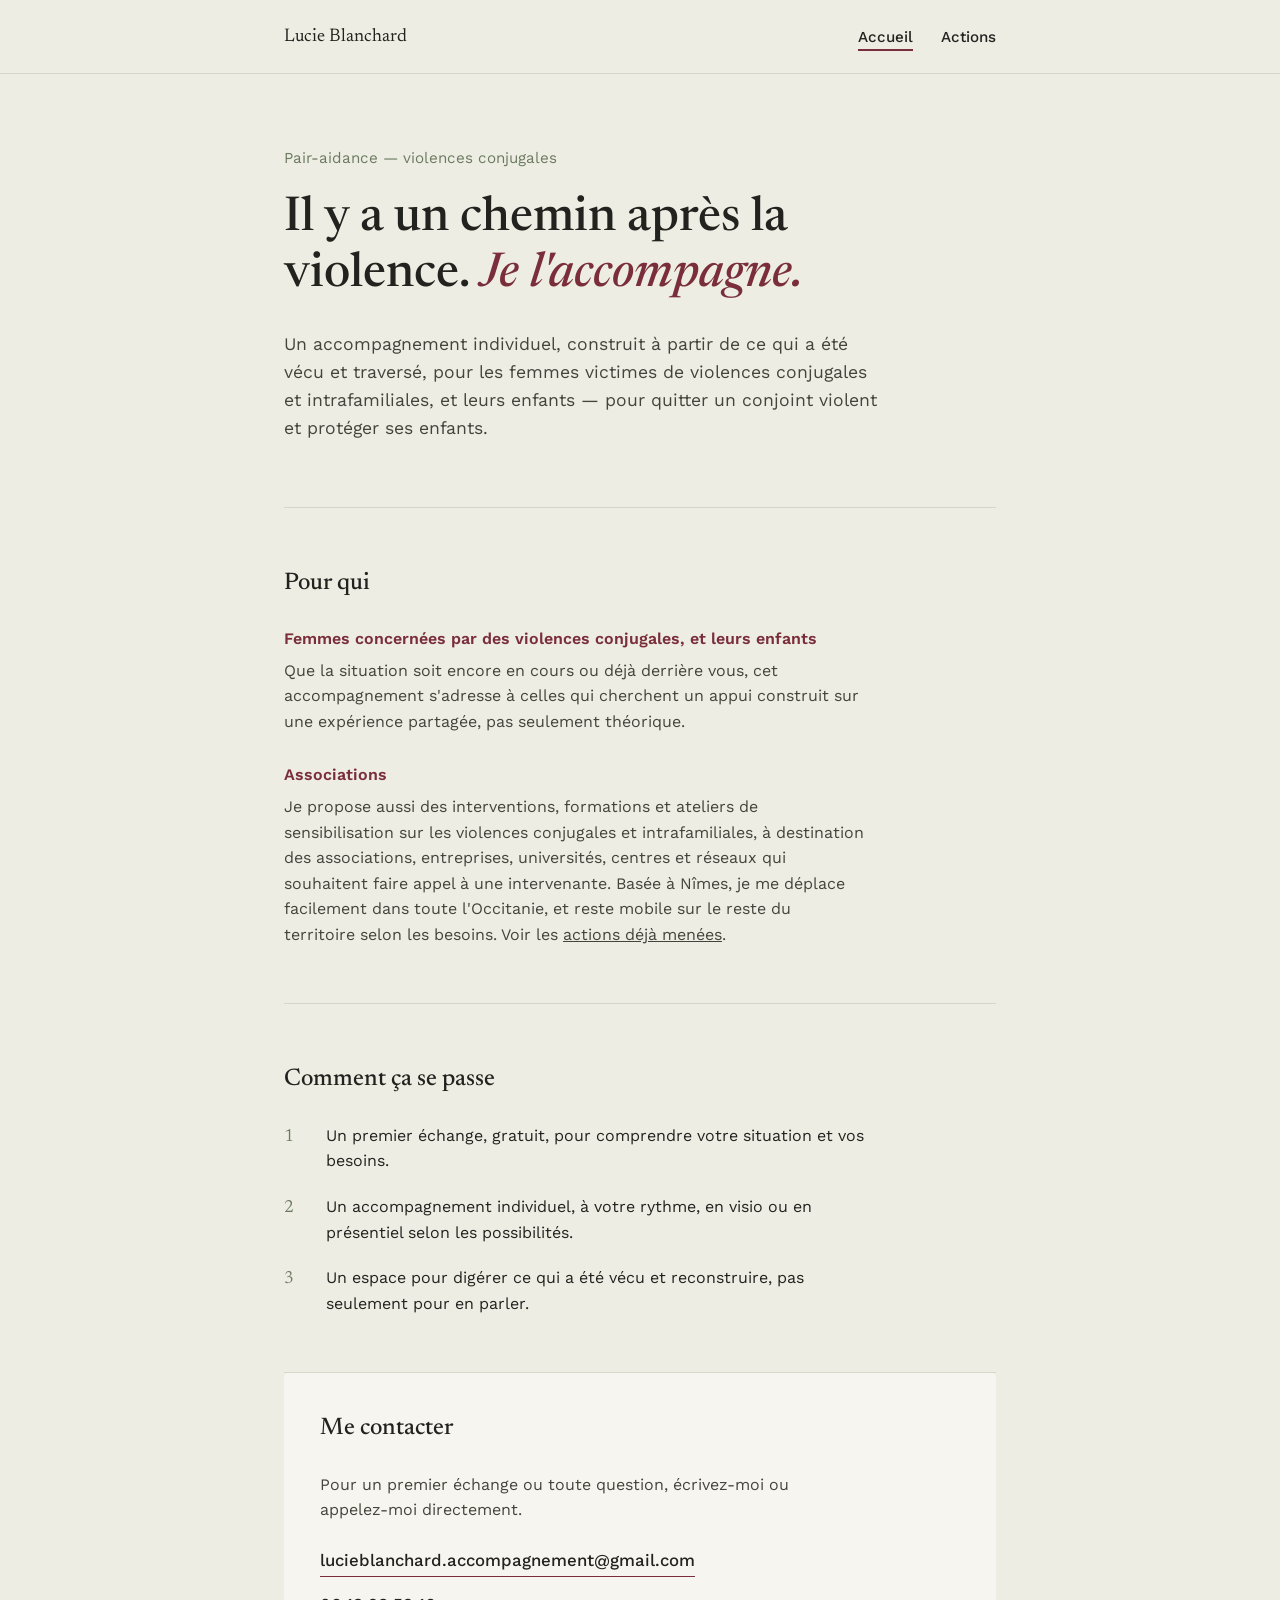
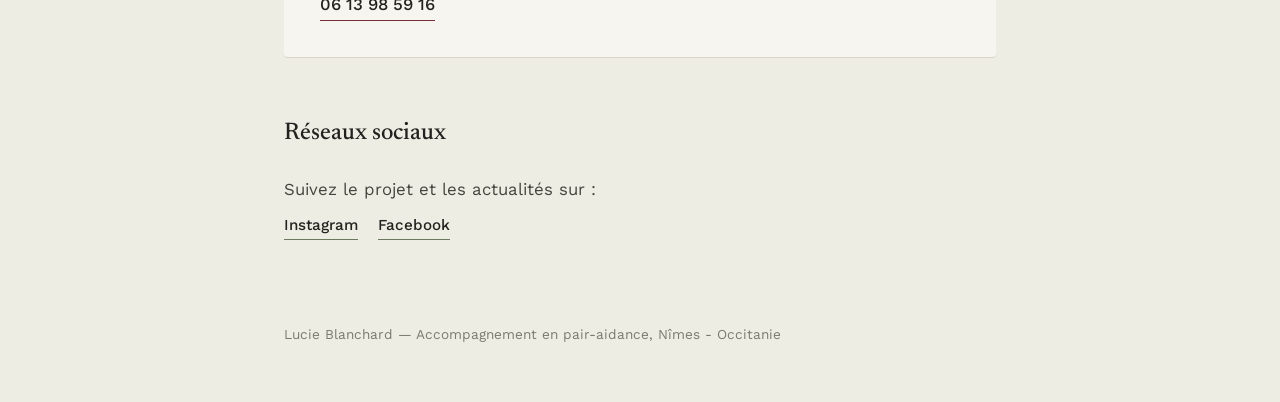
<file: index.html>
<!DOCTYPE html>
<html lang="fr">
<head>
<meta charset="UTF-8">
<meta name="viewport" content="width=device-width, initial-scale=1.0">
<title>Accompagnement femmes victimes de violences conjugales | Nîmes, Montpellier, Occitanie</title>
<meta name="description" content="Accompagnement individuel pour les femmes victimes de violences conjugales et intrafamiliales, et leurs enfants. Basée à Nîmes, intervention en Occitanie et mobilité sur le reste du territoire. Premier échange gratuit.">
<meta name="keywords" content="aide femme victime violence conjugale, violences familiales, violences intrafamiliales, femmes battues, accompagnement violence conjugale, quitter un conjoint violent, protéger ses enfants, soutien après violence conjugale, sortir de la violence conjugale, pair-aidance violences conjugales, aide femme et enfants violence conjugale, Nîmes, Montpellier, Gard, Hérault, Occitanie">
<meta property="og:title" content="Accompagnement femmes victimes de violences conjugales et intrafamiliales — Lucie Blanchard">
<meta property="og:description" content="Accompagnement individuel pour les femmes victimes de violences conjugales et leurs enfants. Basée à Nîmes, intervention en Occitanie et au-delà.">
<meta property="og:type" content="website">
<meta property="og:locale" content="fr_FR">
<link rel="stylesheet" href="style.css">
</head>
<body>

<nav class="site-nav">
  <div class="wrap">
    <a class="site-name" href="index.html">Lucie Blanchard</a>
    <ul class="site-links">
      <li><a href="index.html" class="active">Accueil</a></li>
      <li><a href="actions.html">Actions</a></li>
    </ul>
  </div>
</nav>

<div class="wrap">
  <header class="hero">
    <p class="kicker">Pair-aidance — violences conjugales</p>
    <h1>Il y a un chemin après la violence. <em>Je l'accompagne.</em></h1>
    <p class="lede">
      Un accompagnement individuel, construit à partir de ce qui a été vécu et traversé,
      pour les femmes victimes de violences conjugales et intrafamiliales, et leurs enfants —
      pour quitter un conjoint violent et protéger ses enfants.
    </p>
  </header>

  <section>
    <h2>Pour qui</h2>
    <div class="cards">
      <div class="card">
        <span class="label">Femmes concernées par des violences conjugales, et leurs enfants</span>
        <p>
          Que la situation soit encore en cours ou déjà derrière vous, cet accompagnement
          s'adresse à celles qui cherchent un appui construit sur une expérience partagée,
          pas seulement théorique.
        </p>
      </div>
      <div class="card">
        <span class="label">Associations</span>
        <p>
          Je propose aussi des interventions, formations et ateliers de sensibilisation sur les
          violences conjugales et intrafamiliales, à destination des associations, entreprises,
          universités, centres et réseaux qui souhaitent faire appel à une intervenante. Basée à
          Nîmes, je me déplace facilement dans toute l'Occitanie, et reste mobile sur le reste du
          territoire selon les besoins. Voir les <a href="actions.html">actions déjà menées</a>.
        </p>
      </div>
    </div>
  </section>

  <section>
    <h2>Comment ça se passe</h2>
    <ol class="steps">
      <li>Un premier échange, gratuit, pour comprendre votre situation et vos besoins.</li>
      <li>Un accompagnement individuel, à votre rythme, en visio ou en présentiel selon les possibilités.</li>
      <li>Un espace pour digérer ce qui a été vécu et reconstruire, pas seulement pour en parler.</li>
    </ol>
  </section>

  <section class="contact">
    <h2>Me contacter</h2>
    <p class="intro">Pour un premier échange ou toute question, écrivez-moi ou appelez-moi directement.</p>
    <div class="contact-list">
      <a href="mailto:lucieblanchard.accompagnement@gmail.com">lucieblanchard.accompagnement@gmail.com</a>
      <a href="tel:+33613985916">06 13 98 59 16</a>
    </div>
  </section>

  <section>
    <h2>Réseaux sociaux</h2>
    <p class="lede" style="margin-top: 0; font-size: 1.05rem;">Suivez le projet et les actualités sur :</p>
    <div class="social-links">
      <a href="https://www.instagram.com/lucieblanchard.accompagnement" target="_blank" rel="noopener">Instagram</a>
      <a href="#" target="_blank" rel="noopener">Facebook</a>
    </div>
  </section>

  <footer>
    <div>Lucie Blanchard — Accompagnement en pair-aidance, Nîmes - Occitanie</div>
  </footer>
</div>

</body>
</html>
</file>
<file: style.css>
@import url('https://fonts.googleapis.com/css2?family=Newsreader:ital,wght@0,400;0,500;0,600;1,400&family=Work+Sans:wght@400;500;600&display=swap');

:root {
  --bg: #EDEDE4;
  --ink: #22221E;
  --plum: #7A2E3B;
  --sage: #6B7A5E;
  --paper: #F6F5EF;
  --line: #D8D6C9;
  --muted: #45443C;
}

* { box-sizing: border-box; margin: 0; padding: 0; }
html { scroll-behavior: smooth; }

body {
  background: var(--bg);
  color: var(--ink);
  font-family: 'Work Sans', sans-serif;
  line-height: 1.6;
  -webkit-font-smoothing: antialiased;
}

a { color: inherit; }

.wrap {
  max-width: 760px;
  margin: 0 auto;
  padding: 0 24px;
}

/* --- Navigation --- */
nav.site-nav {
  border-bottom: 1px solid var(--line);
  padding: 22px 0;
}

nav.site-nav .wrap {
  display: flex;
  justify-content: space-between;
  align-items: center;
  flex-wrap: wrap;
  gap: 12px;
}

.site-name {
  font-family: 'Newsreader', serif;
  font-size: 1.15rem;
  text-decoration: none;
}

.site-links {
  display: flex;
  gap: 28px;
  list-style: none;
}

.site-links a {
  text-decoration: none;
  font-size: 0.95rem;
  font-weight: 500;
  padding-bottom: 3px;
  border-bottom: 2px solid transparent;
}

.site-links a.active,
.site-links a:hover {
  border-bottom-color: var(--plum);
}

/* --- Hero --- */
header.hero {
  padding: 72px 0 64px;
  border-bottom: 1px solid var(--line);
}

.kicker {
  font-size: 0.95rem;
  color: var(--sage);
  margin-bottom: 20px;
  max-width: 46ch;
}

h1 {
  font-family: 'Newsreader', serif;
  font-weight: 500;
  font-size: clamp(2rem, 5vw, 3rem);
  line-height: 1.18;
  max-width: 20ch;
}

h1 em { font-style: italic; color: var(--plum); }

.lede {
  margin-top: 26px;
  font-size: 1.1rem;
  max-width: 54ch;
  color: var(--muted);
}

/* --- Sections --- */
section {
  padding: 56px 0;
  border-bottom: 1px solid var(--line);
}
section:last-of-type { border-bottom: none; }

h2 {
  font-family: 'Newsreader', serif;
  font-weight: 500;
  font-size: 1.5rem;
  margin-bottom: 24px;
}

.cards { display: grid; gap: 28px; }
.card p { max-width: 58ch; color: var(--muted); }
.card .label {
  font-weight: 600;
  color: var(--plum);
  margin-bottom: 6px;
  display: block;
}

ol.steps { list-style: none; display: grid; gap: 20px; counter-reset: step; }
ol.steps li {
  display: grid;
  grid-template-columns: 28px 1fr;
  gap: 14px;
  max-width: 58ch;
}
ol.steps li::before {
  counter-increment: step;
  content: counter(step);
  font-family: 'Newsreader', serif;
  color: var(--sage);
  font-size: 1.1rem;
}

/* --- Contact --- */
.contact { background: var(--paper); border-radius: 4px; padding: 36px; }
.contact p.intro { color: var(--muted); max-width: 50ch; margin-bottom: 24px; }
.contact-list { display: flex; flex-direction: column; gap: 14px; }
.contact-list a {
  text-decoration: none;
  font-size: 1.05rem;
  font-weight: 500;
  border-bottom: 1px solid var(--plum);
  width: fit-content;
  padding-bottom: 2px;
  transition: opacity 0.15s ease;
}
.contact-list a:hover { opacity: 0.7; }

/* --- Actions (page dédiée) --- */
.action-entry {
  display: grid;
  gap: 16px;
  padding: 28px 0;
  border-bottom: 1px solid var(--line);
}
.action-entry:last-child { border-bottom: none; }

.action-entry img {
  width: 100%;
  max-width: 420px;
  border-radius: 4px;
  display: block;
}

.action-date {
  font-size: 0.85rem;
  color: var(--sage);
  font-weight: 500;
}

.action-entry h3 {
  font-family: 'Newsreader', serif;
  font-weight: 500;
  font-size: 1.25rem;
  margin-top: 2px;
}

.action-entry p { color: var(--muted); max-width: 60ch; }

.empty-state {
  color: var(--muted);
  font-style: italic;
}

/* --- Réseaux sociaux --- */
.social-links {
  display: flex;
  gap: 20px;
  margin-top: 10px;
}
.social-links a {
  text-decoration: none;
  font-weight: 500;
  font-size: 0.95rem;
  border-bottom: 1px solid var(--sage);
  padding-bottom: 2px;
}
.social-links a:hover { opacity: 0.7; }

/* --- Footer --- */
footer {
  padding: 28px 0 56px;
  font-size: 0.85rem;
  color: #7A7A6E;
  display: flex;
  flex-direction: column;
  gap: 14px;
}

@media (max-width: 600px) {
  header.hero { padding: 52px 0 44px; }
  section { padding: 40px 0; }
  .contact { padding: 26px; }
}
</file>
